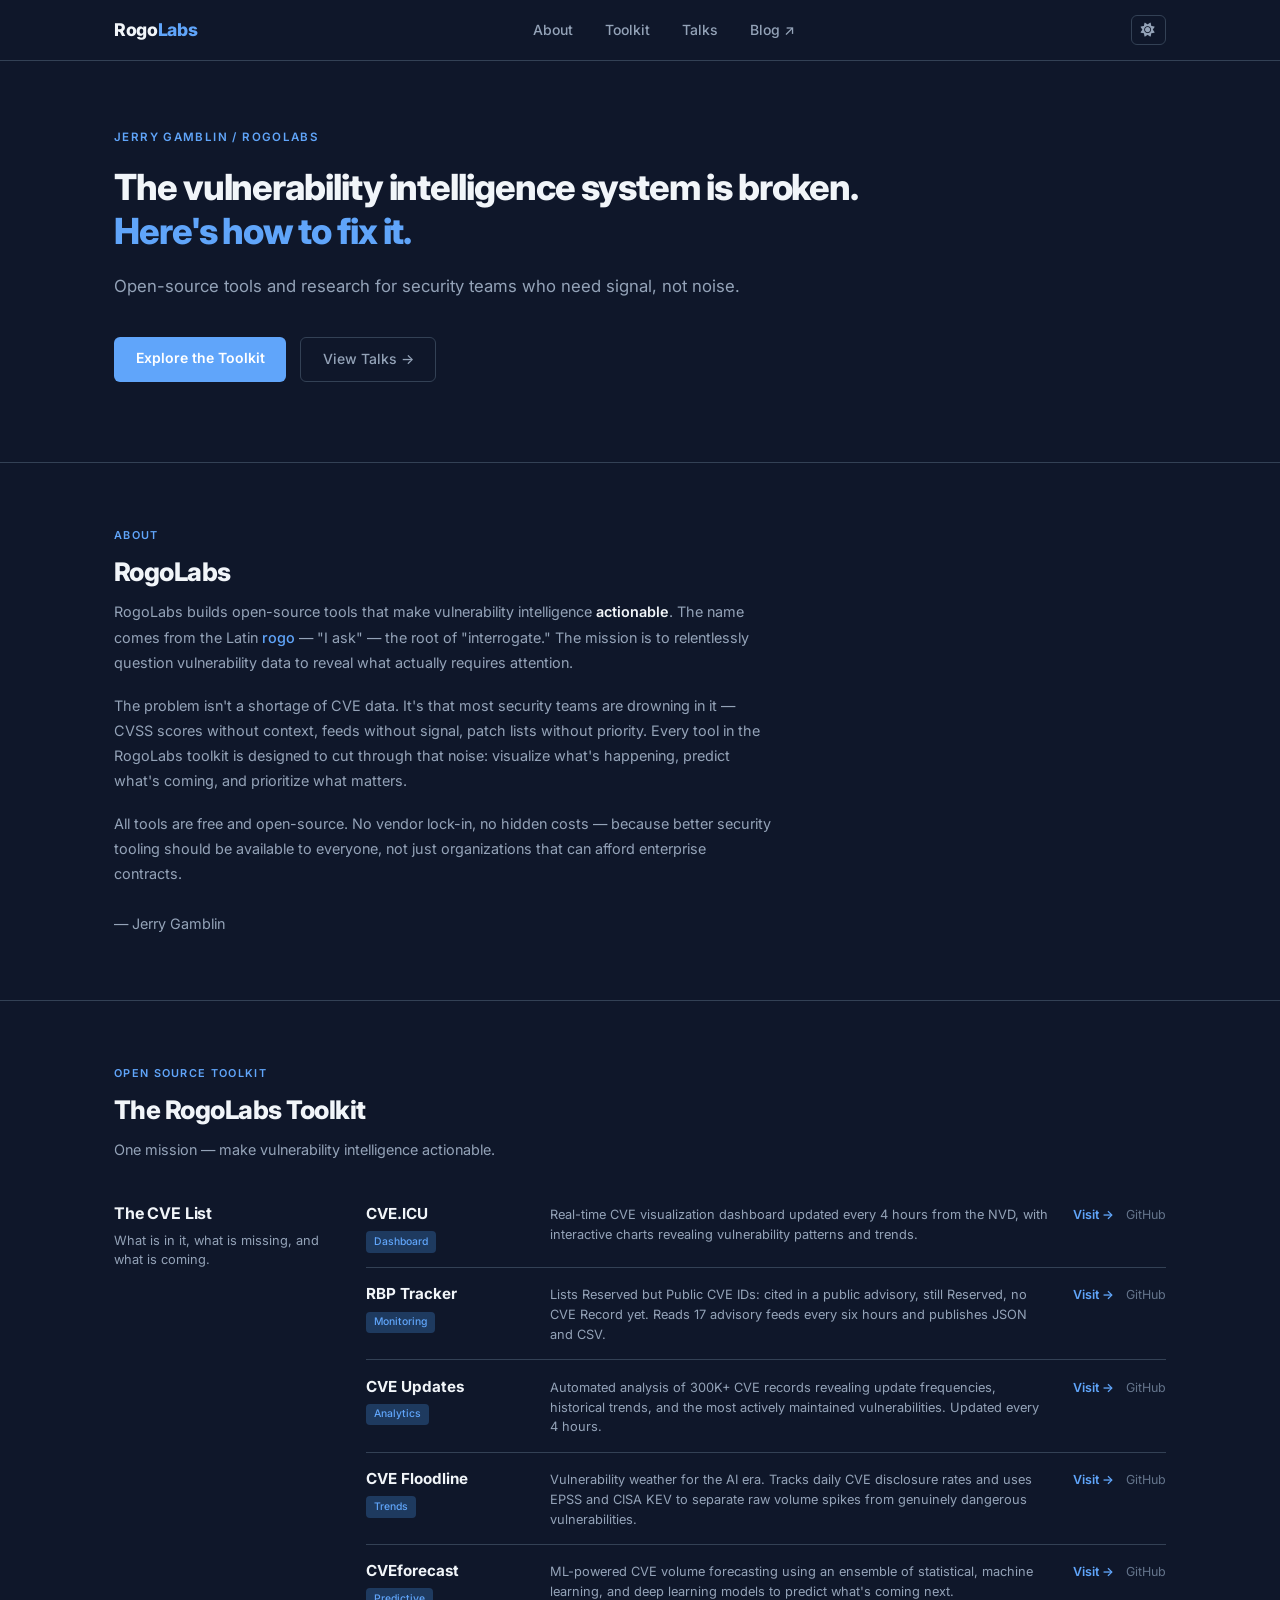
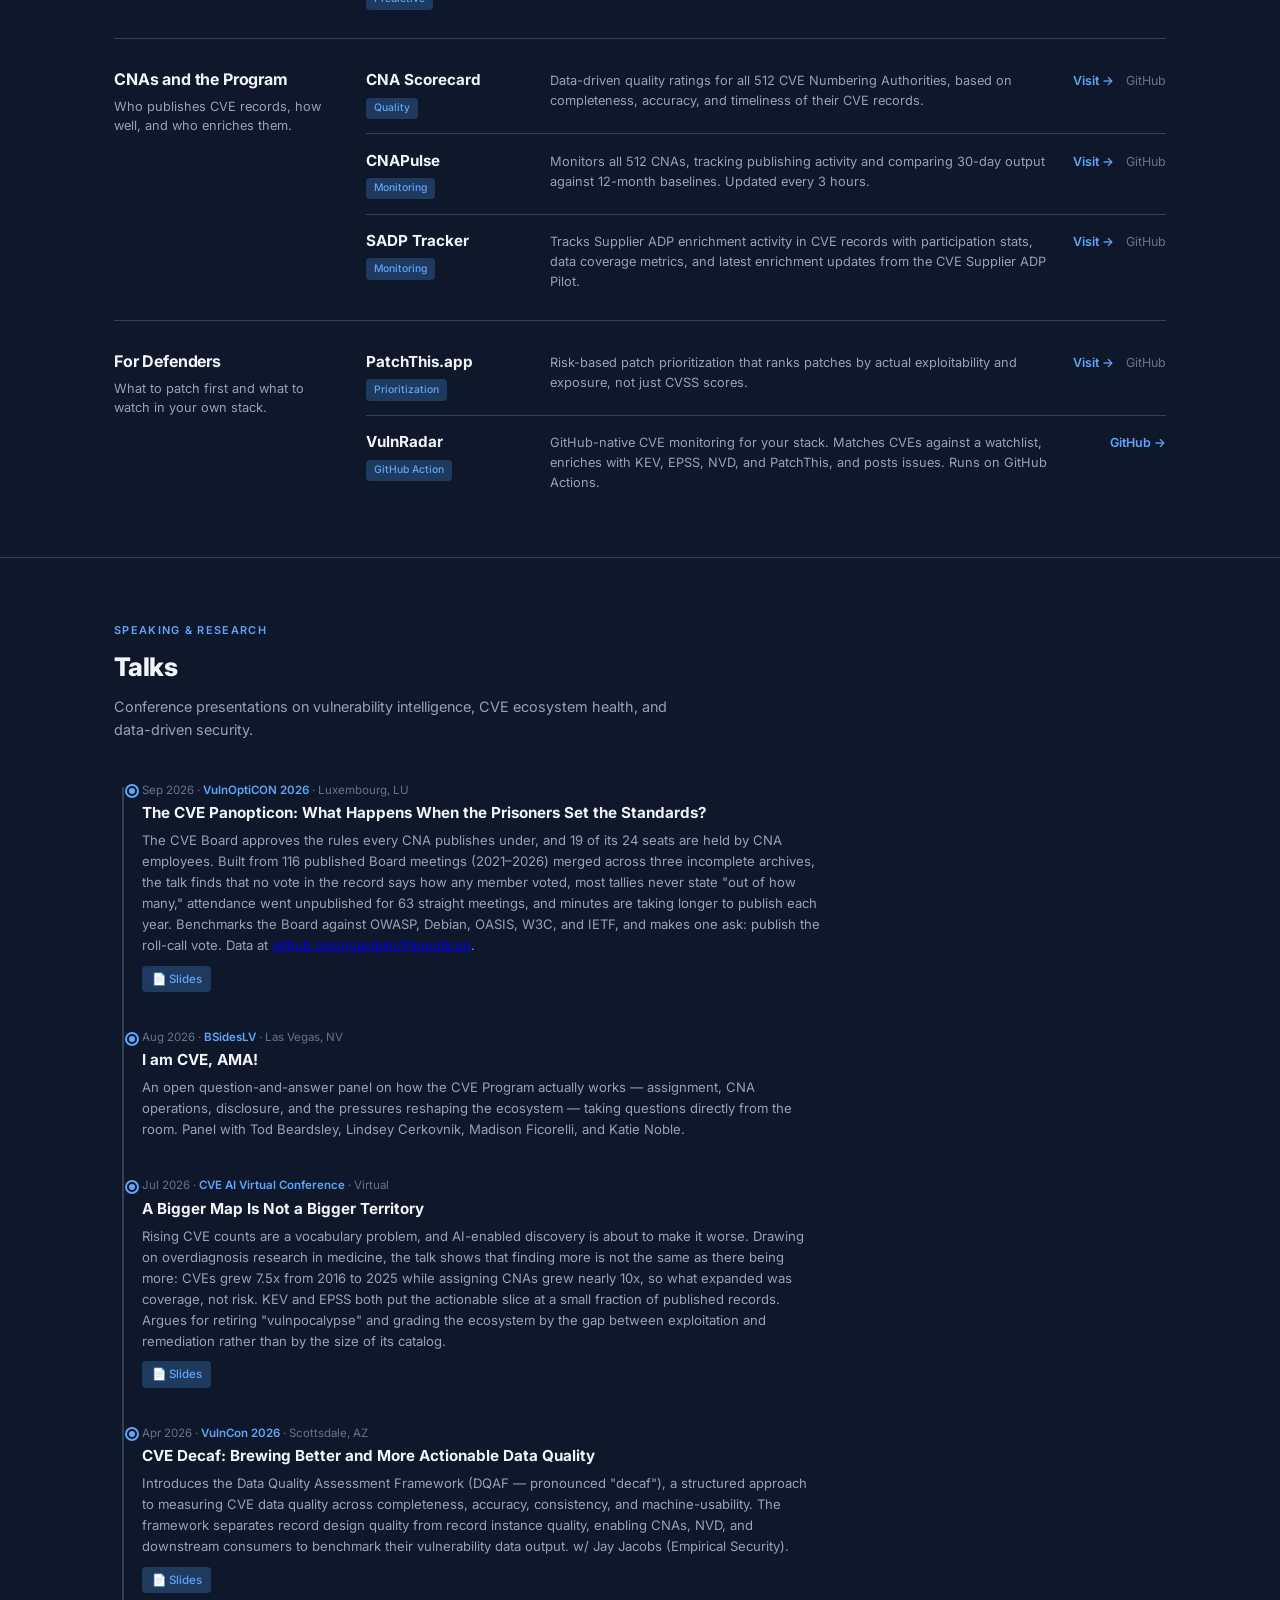
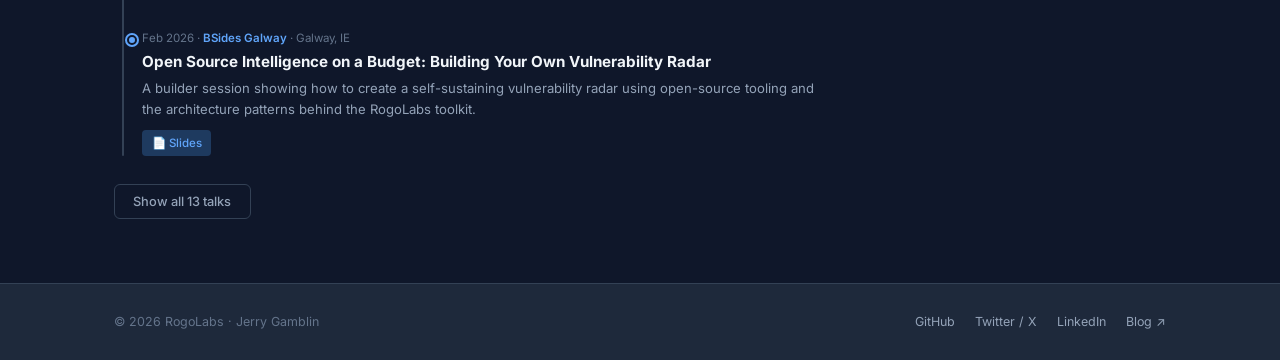
<file: Web/index.html>
<!DOCTYPE html>
<html lang="en">
<head>
    <!-- Google tag (gtag.js) -->
    <script async src="https://www.googletagmanager.com/gtag/js?id=G-RTQZZ4KFCF"></script>
    <script>
      window.dataLayer = window.dataLayer || [];
      function gtag(){dataLayer.push(arguments);}
      gtag('js', new Date());

      gtag('config', 'G-RTQZZ4KFCF');
    </script>

    <meta charset="UTF-8">
    <meta name="viewport" content="width=device-width, initial-scale=1.0">
    <title>RogoLabs – Open Vulnerability Intelligence Tools</title>
    <meta name="description" content="Advanced vulnerability intelligence tools from Jerry Gamblin. Transform CVE chaos into strategic security advantage with CVE.ICU, PatchThis.app, and CNA Scorecard.">
    <meta name="keywords" content="vulnerability intelligence, CVE, EPSS, patch management, cybersecurity, Jerry Gamblin, security research">
    
    <!-- Open Graph / Facebook -->
    <meta property="og:type" content="website">
    <meta property="og:url" content="https://rogolabs.net/">
    <meta property="og:title" content="RogoLabs - See Vulnerabilities Before They See You">
    <meta property="og:description" content="Advanced vulnerability intelligence tools that help security professionals perceive, prioritize, and patch what matters most.">
    <meta property="og:image" content="https://rogolabs.net/og-image.jpg">

    <!-- Twitter -->
    <meta property="twitter:card" content="summary_large_image">
    <meta property="twitter:url" content="https://rogolabs.net/">
    <meta property="twitter:title" content="RogoLabs - See Vulnerabilities Before They See You">
    <meta property="twitter:description" content="Advanced vulnerability intelligence tools that help security professionals perceive, prioritize, and patch what matters most.">
    <meta property="twitter:image" content="https://rogolabs.net/og-image.jpg">
    <meta property="twitter:creator" content="@jgamblin">
    
    <!-- Favicon -->
    <link rel="icon" type="image/svg+xml" href="rogolabs-logo.svg">
    <link rel="apple-touch-icon" sizes="180x180" href="rogolabs-logo-simple.png">
    
    <!-- Canonical URL -->
    <link rel="canonical" href="https://rogolabs.net/">
    
    <!-- Preconnect for performance -->
    <link rel="preconnect" href="https://fonts.googleapis.com">
    <link rel="preconnect" href="https://fonts.gstatic.com" crossorigin>
    <link rel="preconnect" href="https://cdnjs.cloudflare.com">
    <link href="https://fonts.googleapis.com/css2?family=Inter:wght@300;400;500;600;700;800&display=swap" rel="stylesheet">
    <link rel="stylesheet" href="https://cdnjs.cloudflare.com/ajax/libs/font-awesome/6.0.0/css/all.min.css" integrity="sha384-3B6NwesSXE7YJlcLI9RpRqGf2p/EgVH8BgoKTaUrmKNDkHPStTQ3EyoYjCGXaOTS" crossorigin="anonymous" media="print" onload="this.media='all'">
    
    <!-- Modern CSS -->
    <link rel="stylesheet" href="styles.css">
    
    <!-- PWA Manifest -->
    <link rel="manifest" href="manifest.json">
    
    <!-- Modern meta tags -->
    <meta name="theme-color" content="#2563eb">
    <meta name="apple-mobile-web-app-capable" content="yes">
    <meta name="apple-mobile-web-app-status-bar-style" content="default">
    <meta name="apple-mobile-web-app-title" content="RogoLabs">
    <meta name="msapplication-TileColor" content="#2563eb">
    <meta name="msapplication-config" content="browserconfig.xml">
    
    <!-- Resource hints -->
    <link rel="dns-prefetch" href="//github.com">
    <link rel="dns-prefetch" href="//twitter.com">
    <link rel="dns-prefetch" href="//linkedin.com">
    <link rel="preload" href="styles.css" as="style">
    <link rel="preload" href="script.js" as="script">
    
    <!-- Structured Data -->
    <script type="application/ld+json">
    {
      "@context": "https://schema.org",
      "@type": "Person",
            "@id": "https://rogolabs.net/#jerry",
      "name": "Jerry Gamblin",
      "url": "https://rogolabs.net",
      "image": "https://rogolabs.net/jerry-gamblin.jpg",
      "jobTitle": "Vulnerability Intelligence Expert",
      "worksFor": {
        "@type": "Organization",
        "name": "RogoLabs"
      },
      "description": "Cybersecurity professional specializing in vulnerability intelligence and data-driven security solutions",
      "sameAs": [
        "https://twitter.com/jgamblin",
        "https://github.com/jgamblin",
        "https://linkedin.com/in/jerrygamblin",
        "https://jerrygamblin.com"
      ]
    }
    </script>
        <!-- Structured Data: Speaking Events -->
        <script type="application/ld+json">
        {
            "@context": "https://schema.org",
            "@graph": [
                {
                    "@type": "Event",
                    "@id": "https://rogolabs.net/#event-vulnopticon-2026",
                    "name": "The CVE Panopticon: What Happens When the Prisoners Set the Standards?",
                    "startDate": "2026-09-24T10:30+02:00",
                    "endDate": "2026-09-24T11:00+02:00",
                    "eventStatus": "https://schema.org/EventCompleted",
                    "eventAttendanceMode": "https://schema.org/OfflineEventAttendanceMode",
                    "location": {
                        "@type": "Place",
                        "name": "VulnOptiCON 2026, Luxembourg Marriott Hotel Alfa",
                        "address": {
                            "@type": "PostalAddress",
                            "addressLocality": "Luxembourg",
                            "addressCountry": "LU"
                        }
                    },
                    "performer": { "@id": "https://rogolabs.net/#jerry" },
                    "workFeatured": {
                        "@type": "CreativeWork",
                        "name": "The CVE Panopticon Slides",
                        "fileFormat": "application/pdf",
                        "contentUrl": "https://rogolabs.net/Talks/CVE-Panopticon.pdf",
                        "url": "https://rogolabs.net/Talks/CVE-Panopticon.pdf"
                    },
                    "description": "A data-driven look at CVE Board governance built from 116 published Board meetings (2021 to 2026). No published vote records how any member voted, most tallies omit the denominator, and attendance went unpublished for 63 meetings. Compares the Board to OWASP, Debian, and other volunteer technical bodies and asks the Board to publish roll-call votes.",
                    "about": [
                        "CVE Program",
                        "CVE Board Governance",
                        "Transparency",
                        "Vulnerability Management",
                        "Cybersecurity"
                    ],
                    "url": "https://vulnopticon.org/program"
                },
                {
                    "@type": "Event",
                    "@id": "https://rogolabs.net/#event-bsideslv-2026",
                    "name": "I am CVE, AMA!",
                    "startDate": "2026-08-05T12:00-07:00",
                    "endDate": "2026-08-05T12:45-07:00",
                    "eventStatus": "https://schema.org/EventCompleted",
                    "eventAttendanceMode": "https://schema.org/OfflineEventAttendanceMode",
                    "location": {
                        "@type": "Place",
                        "name": "BSidesLV 2026, Tuscany Suites",
                        "address": {
                            "@type": "PostalAddress",
                            "addressLocality": "Las Vegas",
                            "addressRegion": "NV",
                            "addressCountry": "US"
                        }
                    },
                    "performer": [
                        { "@id": "https://rogolabs.net/#jerry" },
                        { "@type": "Person", "name": "Tod Beardsley" },
                        { "@type": "Person", "name": "Lindsey Cerkovnik" },
                        { "@type": "Person", "name": "Madison Ficorelli" },
                        { "@type": "Person", "name": "Katie Noble" }
                    ],
                    "description": "An open question-and-answer panel on how the CVE Program works in practice, covering assignment, CNA operations, disclosure, and the pressures reshaping the vulnerability ecosystem.",
                    "about": [
                        "CVE Program",
                        "Vulnerability Disclosure",
                        "CNA Operations",
                        "Cybersecurity",
                        "Vulnerability Management"
                    ],
                    "url": "https://bsideslv.org/talks"
                },
                {
                    "@type": "Event",
                    "@id": "https://rogolabs.net/#event-cve-ai-conference-2026",
                    "name": "A Bigger Map Is Not a Bigger Territory",
                    "startDate": "2026-07-30",
                    "eventStatus": "https://schema.org/EventScheduled",
                    "eventAttendanceMode": "https://schema.org/OnlineEventAttendanceMode",
                    "location": {
                        "@type": "VirtualLocation",
                        "name": "CVE in an Era of AI-Enabled Vulnerability Discovery",
                        "url": "https://www.cve.org/Media/News/item/blog/2026/07/28/July-30-CVE-AI-Virtual-Conference"
                    },
                    "performer": { "@id": "https://rogolabs.net/#jerry" },
                    "workFeatured": {
                        "@type": "CreativeWork",
                        "name": "A Bigger Map Is Not a Bigger Territory Slides",
                        "fileFormat": "application/pdf",
                        "contentUrl": "https://rogolabs.net/Talks/A-Bigger-Map-8min.pdf",
                        "url": "https://rogolabs.net/Talks/A-Bigger-Map-8min.pdf"
                    },
                    "description": "Rising CVE counts are a vocabulary problem that AI-enabled discovery will amplify. Using overdiagnosis research from medicine, the talk argues that CVE growth reflects expanding reporting coverage rather than more risk, and that the ecosystem should be measured by the gap between exploitation and remediation instead of catalog size.",
                    "about": [
                        "Vulnerability Management",
                        "Cybersecurity",
                        "AI-Enabled Vulnerability Discovery",
                        "CVE Program",
                        "Vulnerability Prioritization"
                    ],
                    "url": "https://www.cve.org/Media/News/item/blog/2026/07/28/July-30-CVE-AI-Virtual-Conference"
                },
                {
                    "@type": "Event",
                    "@id": "https://rogolabs.net/#event-vulncon-2026",
                    "name": "CVE Decaf: Brewing Better and More Actionable Data Quality",
                    "startDate": "2026-04",
                    "eventStatus": "https://schema.org/EventCompleted",
                    "eventAttendanceMode": "https://schema.org/OfflineEventAttendanceMode",
                    "location": {
                        "@type": "Place",
                        "name": "VulnCon 2026",
                        "address": {
                            "@type": "PostalAddress",
                            "addressLocality": "Scottsdale",
                            "addressRegion": "AZ",
                            "addressCountry": "US"
                        }
                    },
                    "performer": { "@id": "https://rogolabs.net/#jerry" },
                    "workFeatured": {
                        "@type": "CreativeWork",
                        "name": "CVE Decaf Slides",
                        "fileFormat": "application/pdf",
                        "contentUrl": "https://rogolabs.net/Talks/CVE-Decaf.pdf",
                        "url": "https://rogolabs.net/Talks/CVE-Decaf.pdf"
                    },
                    "description": "Introduces the Data Quality Assessment Framework (DQAF, pronounced decaf), a structured approach to measuring CVE data quality across completeness, accuracy, consistency, and machine-usability for benchmarking vulnerability data output.",
                    "about": [
                        "Vulnerability Management",
                        "Cybersecurity",
                        "CVE Data Quality",
                        "DQAF",
                        "Vulnerability Reporting"
                    ],
                    "url": "https://www.first.org/conference/vulncon26/"
                },
                {
                    "@type": "Event",
                    "@id": "https://rogolabs.net/#event-bsides-galway-2026",
                    "name": "Open Source Intelligence on a Budget: Building Your Own Vulnerability Radar",
                    "startDate": "2026-02-21",
                    "eventStatus": "https://schema.org/EventCompleted",
                    "eventAttendanceMode": "https://schema.org/OfflineEventAttendanceMode",
                    "location": {
                        "@type": "Place",
                        "name": "BSides Galway 2026",
                        "address": {
                            "@type": "PostalAddress",
                            "addressLocality": "Galway",
                            "addressCountry": "IE"
                        }
                    },
                    "performer": { "@id": "https://rogolabs.net/#jerry" },
                    "workFeatured": {
                        "@type": "CreativeWork",
                        "name": "BSides Galway - Open Source Intelligence on a Budget",
                        "fileFormat": "application/pdf",
                        "contentUrl": "https://rogolabs.net/Talks/BSides-Galway-Open-Source-Intelligence.pdf",
                        "url": "https://rogolabs.net/Talks/BSides-Galway-Open-Source-Intelligence.pdf"
                    },
                    "description": "A builder session showing how to create a self-sustaining vulnerability radar using open-source tooling and architecture patterns behind the RogoLabs suite.",
                    "about": [
                        "Open Source Intelligence",
                        "Vulnerability Intelligence",
                        "Cybersecurity",
                        "Threat Intelligence",
                        "Security Engineering"
                    ],
                    "url": "https://bsidesgalway.com/session-list/"
                },
                {
                    "@type": "Event",
                    "@id": "https://rogolabs.net/#event-blackhat-eu-2025",
                    "name": "The Post-NVD Era: A Call for Global CVE Decentralization",
                    "startDate": "2025-12-08",
                    "endDate": "2025-12-11",
                    "eventStatus": "https://schema.org/EventCompleted",
                    "eventAttendanceMode": "https://schema.org/OfflineEventAttendanceMode",
                    "location": {
                        "@type": "Place",
                        "name": "ExCeL London",
                        "address": {
                            "@type": "PostalAddress",
                            "addressLocality": "London",
                            "addressCountry": "GB"
                        }
                    },
                    "performer": { "@id": "https://rogolabs.net/#jerry" },
                    "description": "Examining the critical need for CVE ecosystem decentralization in response to NVD challenges, exploring global alternatives and pathways toward a more resilient, distributed vulnerability intelligence infrastructure.",
                    "about": [
                        "Vulnerability Management",
                        "Cybersecurity",
                        "CVE Decentralization",
                        "NVD Alternatives",
                        "Global Threat Intelligence"
                    ],
                    "url": "https://blackhat.com/eu-25/briefings/schedule/#the-post-nvd-era-a-call-for-global-cve-decentralization-49430"
                },
                {
                    "@type": "Event",
                    "@id": "https://rogolabs.net/#event-bsides-munich-2025",
                    "name": "Navigating the Volatile Vulnerability Landscape",
                    "startDate": "2025-11-17",
                    "eventStatus": "https://schema.org/EventCompleted",
                    "eventAttendanceMode": "https://schema.org/OfflineEventAttendanceMode",
                    "location": {
                        "@type": "Place",
                        "name": "The Westin Grand Munich",
                        "address": {
                            "@type": "PostalAddress",
                            "streetAddress": "Arabellastraße 6",
                            "postalCode": "81925",
                            "addressLocality": "München",
                            "addressCountry": "DE"
                        }
                    },
                    "performer": { "@id": "https://rogolabs.net/#jerry" },
                    "workFeatured": {
                        "@type": "CreativeWork",
                        "name": "Navigating the Volatile Vulnerability Landscape - BSides Munich",
                        "fileFormat": "application/pdf",
                        "contentUrl": "https://rogolabs.net/Talks/Navigating-the-Volatile-Vulnerability-Landscape.pdf",
                        "url": "https://rogolabs.net/Talks/Navigating-the-Volatile-Vulnerability-Landscape.pdf"
                    },
                    "description": "Analysis of strain in global vulnerability disclosure (CVE funding challenges, NVD backlog) and strategies for resilient, diversified vulnerability intelligence using emerging alternative sources.",
                    "about": [
                        "Vulnerability Management",
                        "Cybersecurity",
                        "CVE Program",
                        "NVD Backlog",
                        "Threat Intelligence"
                    ],
                    "url": "https://2025.bsidesmunich.org/talks/001_navigating-the-volatile-vulnerability-landscape-strategies-for-resilience/"
                },
                {
                    "@type": "Event",
                    "@id": "https://rogolabs.net/#event-bsides-newcastle-2025",
                    "name": "Navigating the CVE Crisis",
                    "startDate": "2025-09-27",
                    "eventStatus": "https://schema.org/EventCompleted",
                    "eventAttendanceMode": "https://schema.org/OfflineEventAttendanceMode",
                    "location": {
                        "@type": "Place",
                        "name": "BSides Newcastle 2025",
                        "address": {
                            "@type": "PostalAddress",
                            "addressLocality": "Newcastle upon Tyne",
                            "addressCountry": "GB"
                        }
                    },
                    "performer": { "@id": "https://rogolabs.net/#jerry" },
                    "workFeatured": {
                        "@type": "CreativeWork",
                        "name": "Navigating the CVE Crisis",
                        "fileFormat": "application/pdf",
                        "contentUrl": "https://rogolabs.net/Talks/Navigating-the-CVE-Crisis.pdf",
                        "url": "https://rogolabs.net/Talks/Navigating-the-CVE-Crisis.pdf"
                    },
                    "description": "This presentation addresses the 'Perfect Storm' challenging the vulnerability disclosure ecosystem, detailing the critical issues of the CVE funding crisis and the resultant NVD backlogs, where over 25,000 vulnerabilities face an average delay of 120+ days in enrichment and scoring.",
                    "about": [
                        "Vulnerability Management",
                        "Cybersecurity",
                        "CVE Crisis",
                        "NVD Backlog",
                        "Threat Intelligence"
                    ],
                    "url": "https://www.bsidesnewcastle.org/"
                },
                {
                    "@type": "Event",
                    "@id": "https://rogolabs.net/#event-vuln4cast-2025",
                    "name": "A Time Series Approach to Predicting CVE Volume",
                    "startDate": "2025-09-25",
                    "eventStatus": "https://schema.org/EventCompleted",
                    "eventAttendanceMode": "https://schema.org/OfflineEventAttendanceMode",
                    "location": {
                        "@type": "Place",
                        "name": "Vulnerability Forecasting Technical Colloquium (Vuln4cast 2025) – Darwin College",
                        "address": {
                            "@type": "PostalAddress",
                            "addressLocality": "Cambridge",
                            "addressCountry": "GB"
                        }
                    },
                        "performer": { "@id": "https://rogolabs.net/#jerry" },
                        "workFeatured": {
                            "@type": "CreativeWork",
                            "name": "A Time Series Approach to Predicting CVE Volume",
                            "fileFormat": "application/pdf",
                            "contentUrl": "https://rogolabs.net/Talks/A-Time-Series-Approach-to-Predicting-CVE-Volume.pdf",
                            "url": "https://rogolabs.net/Talks/A-Time-Series-Approach-to-Predicting-CVE-Volume.pdf"
                        },
                        "description": "Introduces CVEforecast.org, outlining the accelerating CVE volume problem and an ensemble approach (statistical, ML, deep learning, CNA-specific forecasting) to shift vulnerability management from reactive response to predictive planning.",
                        "about": [
                            "Vulnerability Forecasting",
                            "Machine Learning",
                            "Predictive Analytics",
                            "Time Series Analysis",
                            "Cybersecurity"
                        ]
                },
                {
                    "@type": "Event",
                    "@id": "https://rogolabs.net/#event-defcon-33-2025",
                    "name": "CVE Crisis: State of the Vulnerability Disclosure Landscape",
                    "startDate": "2025-08-07",
                    "endDate": "2025-08-10",
                    "eventStatus": "https://schema.org/EventCompleted",
                    "eventAttendanceMode": "https://schema.org/OfflineEventAttendanceMode",
                    "location": {
                        "@type": "Place",
                        "name": "AppSec Village at DEF CON 33",
                        "address": {
                            "@type": "PostalAddress",
                            "addressLocality": "Las Vegas",
                            "addressRegion": "NV",
                            "addressCountry": "US"
                        }
                    },
                    "performer": { "@id": "https://rogolabs.net/#jerry" },
                    "workFeatured": {
                        "@type": "CreativeWork",
                        "name": "CVE Crisis: State of the Vulnerability Disclosure Landscape (Slides)",
                        "fileFormat": "application/pdf",
                        "contentUrl": "https://rogolabs.net/Talks/CVE-Crisis-Post-NVD-Monolith-Era.pdf",
                        "url": "https://rogolabs.net/Talks/CVE-Crisis-Post-NVD-Monolith-Era.pdf"
                    },
                    "description": "State-of-the-landscape analysis covering NVD backlog dynamics, CVE program funding stress, assignment consistency, and comparative emergence of alternative/global vulnerability data sources and their operational impact.",
                    "about": [
                        "Vulnerability Management",
                        "Cybersecurity",
                        "CVE Program",
                        "NVD Backlog",
                        "Threat Intelligence"
                    ] 
                },
                {
                    "@type": "Event",
                    "@id": "https://rogolabs.net/#event-bsideslv-2025",
                    "name": "The Art of Concealment: CVE's Challenge with Transparency",
                    "startDate": "2025-08-05",
                    "eventStatus": "https://schema.org/EventCompleted",
                    "eventAttendanceMode": "https://schema.org/OfflineEventAttendanceMode",
                    "location": {
                        "@type": "Place",
                        "name": "BSidesLV 2025",
                        "address": {
                            "@type": "PostalAddress",
                            "addressLocality": "Las Vegas",
                            "addressRegion": "NV",
                            "addressCountry": "US"
                        }
                    },
                    "performer": { "@id": "https://rogolabs.net/#jerry" },
                    "description": "Exploration of transparency gaps in CVE processes and their impact on vulnerability ecosystem trust and efficiency.",
                    "about": [
                        "Vulnerability Management",
                        "Cybersecurity",
                        "CVE Transparency",
                        "Vulnerability Disclosure",
                        "Trust in Security"
                    ],
                    "workFeatured": {
                        "@type": "CreativeWork",
                        "name": "The Art of Concealment: CVE's Challenge with Transparency (Slides)",
                        "fileFormat": "application/pdf",
                        "contentUrl": "https://rogolabs.net/Talks/The-Art-of-Concealment.pdf",
                        "url": "https://rogolabs.net/Talks/The-Art-of-Concealment.pdf"
                    }
                },
                {
                    "@type": "Event",
                    "@id": "https://rogolabs.net/#event-vulncon-2025",
                    "name": "The Quality Imperative for CVEs",
                    "startDate": "2025-04-07",
                    "eventStatus": "https://schema.org/EventCompleted",
                    "eventAttendanceMode": "https://schema.org/OfflineEventAttendanceMode",
                    "location": {
                        "@type": "Place",
                        "name": "VulnCon 2025 - McKimmon Center",
                        "address": {
                            "@type": "PostalAddress",
                            "addressLocality": "Raleigh",
                            "addressRegion": "NC",
                            "addressCountry": "US"
                        }
                    },
                    "performer": { "@id": "https://rogolabs.net/#jerry" },
                    "description": "Presentation examining empirical CNA performance gaps and methods to raise vulnerability reporting quality across the ecosystem.",
                    "about": [
                        "Vulnerability Management",
                        "Cybersecurity",
                        "CNA Performance",
                        "Quality Assurance",
                        "Vulnerability Reporting"
                    ]
                },
                {
                    "@type": "Event",
                    "@id": "https://rogolabs.net/#event-defcon-32-2024",
                    "name": "Using EPSS for Better Vulnerability Management",
                    "startDate": "2024-08-11",
                    "eventStatus": "https://schema.org/EventCompleted",
                    "eventAttendanceMode": "https://schema.org/OfflineEventAttendanceMode",
                    "location": {
                        "@type": "Place",
                        "name": "AppSec Village at DEFCON 32",
                        "address": {
                            "@type": "PostalAddress",
                            "addressLocality": "Las Vegas",
                            "addressRegion": "NV",
                            "addressCountry": "US"
                        }
                    },
                    "performer": { "@id": "https://rogolabs.net/#jerry" },
                    "description": "Case studies on operationalizing EPSS to reduce patch workload while preserving risk coverage.",
                    "about": [
                        "Vulnerability Management",
                        "Cybersecurity",
                        "EPSS",
                        "Patch Management",
                        "Risk Assessment"
                    ],
                    "workFeatured": {
                        "@type": "CreativeWork",
                        "name": "Using EPSS for Better Vulnerability Management (Recording)",
                        "url": "https://www.youtube.com/watch?v=Lgv11FoNa3w"
                    }
                }
            ]
        }
        </script>
        <!-- Structured Data: Software Projects -->
        <script type="application/ld+json">
        {
            "@context": "https://schema.org",
            "@type": "ItemList",
            "name": "RogoLabs Vulnerability Intelligence Tools",
            "itemListElement": [
                {
                    "@type": "ListItem",
                    "position": 1,
                    "item": {
                        "@type": "SoftwareApplication",
                        "name": "CVE.ICU",
                        "url": "https://cve.icu",
                        "applicationCategory": "SecurityApplication",
                        "operatingSystem": "Web",
                        "description": "Real-time CVE visualization dashboard updated every 4 hours from the NVD, with interactive charts that reveal vulnerability patterns and emerging trends in the threat landscape.",
                        "author": { "@type": "Person", "name": "Jerry Gamblin", "@id": "https://rogolabs.net/#jerry" },
                        "codeRepository": "https://github.com/jgamblin/cve.icu"
                    }
                },
                {
                    "@type": "ListItem",
                    "position": 2,
                    "item": {
                        "@type": "SoftwareApplication",
                        "name": "RBP Tracker",
                        "url": "https://rbptracker.org",
                        "applicationCategory": "SecurityApplication",
                        "operatingSystem": "Web",
                        "description": "Lists Reserved but Public CVE IDs: IDs still Reserved in the CVE List but already cited in a public advisory, with no published CVE Record. Reads 17 public advisory feeds every six hours, holds each ID a week before listing it, and publishes JSON and CSV.",
                        "author": { "@type": "Person", "name": "Jerry Gamblin", "@id": "https://rogolabs.net/#jerry" },
                        "codeRepository": "https://github.com/RogoLabs/RBP"
                    }
                },
                {
                    "@type": "ListItem",
                    "position": 3,
                    "item": {
                        "@type": "SoftwareApplication",
                        "name": "CVE Updates",
                        "url": "https://rogolabs.github.io/CVE-Updates/",
                        "applicationCategory": "SecurityApplication",
                        "operatingSystem": "Web",
                        "description": "Automated analysis of 300K+ CVE records revealing update frequencies, historical trends, and the most actively maintained vulnerabilities. Updated every 4 hours with interactive visualizations and comprehensive statistics.",
                        "author": { "@type": "Person", "name": "Jerry Gamblin", "@id": "https://rogolabs.net/#jerry" },
                        "codeRepository": "https://github.com/RogoLabs/CVE-Updates"
                    }
                },
                {
                    "@type": "ListItem",
                    "position": 4,
                    "item": {
                        "@type": "SoftwareApplication",
                        "name": "CVE Floodline",
                        "url": "https://cvefloodline.org",
                        "applicationCategory": "SecurityApplication",
                        "operatingSystem": "Web",
                        "description": "Vulnerability weather for the AI era. Tracks daily CVE disclosure rates and projected annual volume, then uses EPSS scoring and CISA KEV confirmation to measure what share of the surge is genuinely dangerous versus inflated disclosure numbers.",
                        "author": { "@type": "Person", "name": "Jerry Gamblin", "@id": "https://rogolabs.net/#jerry" },
                        "codeRepository": "https://github.com/RogoLabs/cvefloodline.org"
                    }
                },
                {
                    "@type": "ListItem",
                    "position": 5,
                    "item": {
                        "@type": "SoftwareApplication",
                        "name": "CVEforecast",
                        "url": "https://cveforecast.org",
                        "applicationCategory": "SecurityApplication",
                        "operatingSystem": "Web",
                        "description": "Advanced predictive analytics that forecast vulnerability trends and emerging threat patterns using machine learning-powered insights to help security teams prepare for what's coming next in the threat landscape.",
                        "author": { "@type": "Person", "name": "Jerry Gamblin", "@id": "https://rogolabs.net/#jerry" },
                        "codeRepository": "https://github.com/rogolabs/CVEforecast"
                    }
                },
                {
                    "@type": "ListItem",
                    "position": 6,
                    "item": {
                        "@type": "SoftwareApplication",
                        "name": "CNA Scorecard",
                        "url": "https://cnascorecard.org",
                        "applicationCategory": "SecurityApplication",
                        "operatingSystem": "Web",
                        "description": "Data-driven quality ratings for every CVE Numbering Authority, enabling security teams to focus on reliable vulnerability intelligence and avoid inconsistent, low-quality reports.",
                        "author": { "@type": "Person", "name": "Jerry Gamblin", "@id": "https://rogolabs.net/#jerry" },
                        "codeRepository": "https://github.com/jgamblin/CNAScoreCard"
                    }
                },
                {
                    "@type": "ListItem",
                    "position": 7,
                    "item": {
                        "@type": "SoftwareApplication",
                        "name": "CNAPulse",
                        "url": "https://cnapulse.org",
                        "applicationCategory": "SecurityApplication",
                        "operatingSystem": "Web",
                        "description": "Monitors all 512 CVE Numbering Authorities, tracking publishing activity and comparing 30-day activity against 12-month baselines to identify growth, decline, and inactivity patterns. Updated every 3 hours with searchable, sortable dashboards.",
                        "author": { "@type": "Person", "name": "Jerry Gamblin", "@id": "https://rogolabs.net/#jerry" },
                        "codeRepository": "https://github.com/RogoLabs/CNAPulse"
                    }
                },
                {
                    "@type": "ListItem",
                    "position": 8,
                    "item": {
                        "@type": "SoftwareApplication",
                        "name": "SADP Tracker",
                        "url": "https://rogolabs.github.io/SADP-Tracker/index.html",
                        "applicationCategory": "SecurityApplication",
                        "operatingSystem": "Web",
                        "description": "Static dashboard for tracking Supplier ADP enrichment activity in CVE records, including supplier participation, coverage metrics, and latest enrichment updates from the CVE Supplier ADP Pilot.",
                        "author": { "@type": "Person", "name": "Jerry Gamblin", "@id": "https://rogolabs.net/#jerry" },
                        "codeRepository": "https://github.com/RogoLabs/SADP-Tracker"
                    }
                },
                {
                    "@type": "ListItem",
                    "position": 9,
                    "item": {
                        "@type": "SoftwareApplication",
                        "name": "PatchThis.app",
                        "url": "https://patchthis.app",
                        "applicationCategory": "SecurityApplication",
                        "operatingSystem": "Web",
                        "description": "Risk-based patch prioritization tool that automatically prioritizes critical patches based on actual risk to your systems, dramatically reducing patch workload while maintaining complete security coverage.",
                        "author": { "@type": "Person", "name": "Jerry Gamblin", "@id": "https://rogolabs.net/#jerry" },
                        "codeRepository": "https://github.com/jgamblin/patchthisapp"
                    }
                },
                {
                    "@type": "ListItem",
                    "position": 10,
                    "item": {
                        "@type": "SoftwareApplication",
                        "name": "VulnRadar",
                        "url": "https://github.com/RogoLabs/VulnRadar",
                        "applicationCategory": "SecurityApplication",
                        "operatingSystem": "Web",
                        "description": "GitHub-native CVE monitoring that matches your stack via a watchlist and produces a clean Markdown dashboard and issues. Runs on GitHub Actions with KEV, EPSS, NVD, and PatchThis enrichment plus optional chat notifications.",
                        "author": { "@type": "Person", "name": "Jerry Gamblin", "@id": "https://rogolabs.net/#jerry" },
                        "codeRepository": "https://github.com/RogoLabs/VulnRadar"
                    }
                }
            ]
        }
        </script>
</head>
<body>
    <!-- Skip to content link for accessibility -->
    <a href="#main" class="skip-link sr-only">Skip to main content</a>

    <!-- Header / Nav -->
    <header>
        <div class="container">
            <nav aria-label="Main navigation">
                <a href="#" class="logo">
                    <span class="logo-rogo">Rogo</span><span class="logo-labs">Labs</span>
                </a>
                <div class="nav-links" id="navLinks">
                    <a href="#about">About</a>
                    <a href="#toolkit">Toolkit</a>
                    <a href="#talks">Talks</a>
                    <a href="https://jerrygamblin.com" target="_blank" rel="noopener noreferrer">Blog ↗</a>
                </div>
                <div class="header-controls">
                    <button class="theme-toggle" id="themeToggle" aria-label="Toggle dark mode">
                        <i class="fas fa-moon" id="themeIcon"></i>
                    </button>
                    <button class="mobile-menu-btn" id="mobileMenuBtn" aria-label="Toggle mobile menu" aria-expanded="false">
                        <i class="fas fa-bars" aria-hidden="true"></i>
                    </button>
                </div>
            </nav>
        </div>
    </header>

    <main id="main">

        <!-- Hero -->
        <section class="hero" aria-labelledby="hero-heading">
            <div class="container">
                <div class="hero-eyebrow">Jerry Gamblin / RogoLabs</div>
                <h1 id="hero-heading">
                    The vulnerability intelligence system is broken.<br>
                    <span class="accent">Here's how to fix it.</span>
                </h1>
                <p class="hero-sub">Open-source tools and research for security teams who need signal, not noise.</p>
                <div class="hero-actions">
                    <a href="#toolkit" class="btn">Explore the Toolkit</a>
                    <a href="#talks" class="btn-ghost">View Talks →</a>
                </div>
            </div>
        </section>

        <!-- About -->
        <section id="about" class="section" aria-labelledby="about-heading">
            <div class="container">
                <div class="section-label">About</div>
                <h2 class="section-title" id="about-heading">RogoLabs</h2>
                <div class="about-text">
                    <p>RogoLabs builds open-source tools that make vulnerability intelligence <strong>actionable</strong>. The name comes from the Latin <em>rogo</em> — "I ask" — the root of "interrogate." The mission is to relentlessly question vulnerability data to reveal what actually requires attention.</p>
                    <p>The problem isn't a shortage of CVE data. It's that most security teams are drowning in it — CVSS scores without context, feeds without signal, patch lists without priority. Every tool in the RogoLabs toolkit is designed to cut through that noise: visualize what's happening, predict what's coming, and prioritize what matters.</p>
                    <p>All tools are free and open-source. No vendor lock-in, no hidden costs — because better security tooling should be available to everyone, not just organizations that can afford enterprise contracts.</p>
                    <p class="about-sig">— Jerry Gamblin</p>
                </div>
            </div>
        </section>

        <!-- Toolkit -->
        <section id="toolkit" class="section" aria-labelledby="toolkit-heading">
            <div class="container">
                <div class="section-label">Open Source Toolkit</div>
                <h2 class="section-title" id="toolkit-heading">The RogoLabs Toolkit</h2>
                <p class="section-sub">One mission — make vulnerability intelligence actionable.</p>

                <div class="toolkit">

                    <div class="tool-group">
                        <div class="tool-group-head">
                            <h3 class="tool-group-title">The CVE List</h3>
                            <p class="tool-group-sub">What is in it, what is missing, and what is coming.</p>
                        </div>
                        <ul class="tool-list">
                            <li class="tool-row">
                                <div class="tool-head">
                                    <h4 class="tool-name">CVE.ICU</h4>
                                    <span class="tool-tag">Dashboard</span>
                                </div>
                                <p class="tool-desc">Real-time CVE visualization dashboard updated every 4 hours from the NVD, with interactive charts revealing vulnerability patterns and trends.</p>
                                <div class="tool-links">
                                    <a href="https://cve.icu" target="_blank" rel="noopener noreferrer" class="tool-link">Visit →</a>
                                    <a href="https://github.com/jgamblin/cve.icu" target="_blank" rel="noopener noreferrer" class="tool-link-gh">GitHub</a>
                                </div>
                            </li>
                            <li class="tool-row">
                                <div class="tool-head">
                                    <h4 class="tool-name">RBP Tracker</h4>
                                    <span class="tool-tag">Monitoring</span>
                                </div>
                                <p class="tool-desc">Lists Reserved but Public CVE IDs: cited in a public advisory, still Reserved, no CVE Record yet. Reads 17 advisory feeds every six hours and publishes JSON and CSV.</p>
                                <div class="tool-links">
                                    <a href="https://rbptracker.org" target="_blank" rel="noopener noreferrer" class="tool-link">Visit →</a>
                                    <a href="https://github.com/RogoLabs/RBP" target="_blank" rel="noopener noreferrer" class="tool-link-gh">GitHub</a>
                                </div>
                            </li>
                            <li class="tool-row">
                                <div class="tool-head">
                                    <h4 class="tool-name">CVE Updates</h4>
                                    <span class="tool-tag">Analytics</span>
                                </div>
                                <p class="tool-desc">Automated analysis of 300K+ CVE records revealing update frequencies, historical trends, and the most actively maintained vulnerabilities. Updated every 4 hours.</p>
                                <div class="tool-links">
                                    <a href="https://rogolabs.github.io/CVE-Updates/" target="_blank" rel="noopener noreferrer" class="tool-link">Visit →</a>
                                    <a href="https://github.com/RogoLabs/CVE-Updates" target="_blank" rel="noopener noreferrer" class="tool-link-gh">GitHub</a>
                                </div>
                            </li>
                            <li class="tool-row">
                                <div class="tool-head">
                                    <h4 class="tool-name">CVE Floodline</h4>
                                    <span class="tool-tag">Trends</span>
                                </div>
                                <p class="tool-desc">Vulnerability weather for the AI era. Tracks daily CVE disclosure rates and uses EPSS and CISA KEV to separate raw volume spikes from genuinely dangerous vulnerabilities.</p>
                                <div class="tool-links">
                                    <a href="https://cvefloodline.org" target="_blank" rel="noopener noreferrer" class="tool-link">Visit →</a>
                                    <a href="https://github.com/RogoLabs/cvefloodline.org" target="_blank" rel="noopener noreferrer" class="tool-link-gh">GitHub</a>
                                </div>
                            </li>
                            <li class="tool-row">
                                <div class="tool-head">
                                    <h4 class="tool-name">CVEforecast</h4>
                                    <span class="tool-tag">Predictive</span>
                                </div>
                                <p class="tool-desc">ML-powered CVE volume forecasting using an ensemble of statistical, machine learning, and deep learning models to predict what's coming next.</p>
                                <div class="tool-links">
                                    <a href="https://cveforecast.org" target="_blank" rel="noopener noreferrer" class="tool-link">Visit →</a>
                                    <a href="https://github.com/rogolabs/CVEforecast" target="_blank" rel="noopener noreferrer" class="tool-link-gh">GitHub</a>
                                </div>
                            </li>
                        </ul>
                    </div>

                    <div class="tool-group">
                        <div class="tool-group-head">
                            <h3 class="tool-group-title">CNAs and the Program</h3>
                            <p class="tool-group-sub">Who publishes CVE records, how well, and who enriches them.</p>
                        </div>
                        <ul class="tool-list">
                            <li class="tool-row">
                                <div class="tool-head">
                                    <h4 class="tool-name">CNA Scorecard</h4>
                                    <span class="tool-tag">Quality</span>
                                </div>
                                <p class="tool-desc">Data-driven quality ratings for all 512 CVE Numbering Authorities, based on completeness, accuracy, and timeliness of their CVE records.</p>
                                <div class="tool-links">
                                    <a href="https://cnascorecard.org" target="_blank" rel="noopener noreferrer" class="tool-link">Visit →</a>
                                    <a href="https://github.com/jgamblin/CNAScoreCard" target="_blank" rel="noopener noreferrer" class="tool-link-gh">GitHub</a>
                                </div>
                            </li>
                            <li class="tool-row">
                                <div class="tool-head">
                                    <h4 class="tool-name">CNAPulse</h4>
                                    <span class="tool-tag">Monitoring</span>
                                </div>
                                <p class="tool-desc">Monitors all 512 CNAs, tracking publishing activity and comparing 30-day output against 12-month baselines. Updated every 3 hours.</p>
                                <div class="tool-links">
                                    <a href="https://cnapulse.org" target="_blank" rel="noopener noreferrer" class="tool-link">Visit →</a>
                                    <a href="https://github.com/RogoLabs/CNAPulse" target="_blank" rel="noopener noreferrer" class="tool-link-gh">GitHub</a>
                                </div>
                            </li>
                            <li class="tool-row">
                                <div class="tool-head">
                                    <h4 class="tool-name">SADP Tracker</h4>
                                    <span class="tool-tag">Monitoring</span>
                                </div>
                                <p class="tool-desc">Tracks Supplier ADP enrichment activity in CVE records with participation stats, data coverage metrics, and latest enrichment updates from the CVE Supplier ADP Pilot.</p>
                                <div class="tool-links">
                                    <a href="https://rogolabs.github.io/SADP-Tracker/index.html" target="_blank" rel="noopener noreferrer" class="tool-link">Visit →</a>
                                    <a href="https://github.com/RogoLabs/SADP-Tracker" target="_blank" rel="noopener noreferrer" class="tool-link-gh">GitHub</a>
                                </div>
                            </li>
                        </ul>
                    </div>

                    <div class="tool-group">
                        <div class="tool-group-head">
                            <h3 class="tool-group-title">For Defenders</h3>
                            <p class="tool-group-sub">What to patch first and what to watch in your own stack.</p>
                        </div>
                        <ul class="tool-list">
                            <li class="tool-row">
                                <div class="tool-head">
                                    <h4 class="tool-name">PatchThis.app</h4>
                                    <span class="tool-tag">Prioritization</span>
                                </div>
                                <p class="tool-desc">Risk-based patch prioritization that ranks patches by actual exploitability and exposure, not just CVSS scores.</p>
                                <div class="tool-links">
                                    <a href="https://patchthis.app" target="_blank" rel="noopener noreferrer" class="tool-link">Visit →</a>
                                    <a href="https://github.com/jgamblin/patchthisapp" target="_blank" rel="noopener noreferrer" class="tool-link-gh">GitHub</a>
                                </div>
                            </li>
                            <li class="tool-row">
                                <div class="tool-head">
                                    <h4 class="tool-name">VulnRadar</h4>
                                    <span class="tool-tag">GitHub Action</span>
                                </div>
                                <p class="tool-desc">GitHub-native CVE monitoring for your stack. Matches CVEs against a watchlist, enriches with KEV, EPSS, NVD, and PatchThis, and posts issues. Runs on GitHub Actions.</p>
                                <div class="tool-links">
                                    <a href="https://github.com/RogoLabs/VulnRadar" target="_blank" rel="noopener noreferrer" class="tool-link">GitHub →</a>
                                </div>
                            </li>
                        </ul>
                    </div>

                </div>
            </div>
        </section>

        <!-- Talks -->
        <section id="talks" class="section" aria-labelledby="talks-heading">
            <div class="container">
                <div class="section-label">Speaking &amp; Research</div>
                <h2 class="section-title" id="talks-heading">Talks</h2>
                <p class="section-sub">Conference presentations on vulnerability intelligence, CVE ecosystem health, and data-driven security.</p>

                <div class="timeline" id="talks-timeline">

                    <div class="talk-item">
                        <div class="talk-meta">Sep 2026 · <a href="https://vulnopticon.org/program" target="_blank" rel="noopener noreferrer" class="talk-venue">VulnOptiCON 2026</a> · Luxembourg, LU</div>
                        <div class="talk-title">The CVE Panopticon: What Happens When the Prisoners Set the Standards?</div>
                        <p class="talk-abstract">The CVE Board approves the rules every CNA publishes under, and 19 of its 24 seats are held by CNA employees. Built from 116 published Board meetings (2021–2026) merged across three incomplete archives, the talk finds that no vote in the record says how any member voted, most tallies never state "out of how many," attendance went unpublished for 63 straight meetings, and minutes are taking longer to publish each year. Benchmarks the Board against OWASP, Debian, OASIS, W3C, and IETF, and makes one ask: publish the roll-call vote. Data at <a href="https://github.com/jgamblin/Panopticon" target="_blank" rel="noopener noreferrer">github.com/jgamblin/Panopticon</a>.</p>
                        <div class="talk-links">
                            <a href="Talks/CVE-Panopticon.pdf" target="_blank" rel="noopener noreferrer" class="talk-link">📄 Slides</a>
                        </div>
                    </div>

                    <div class="talk-item">
                        <div class="talk-meta">Aug 2026 · <a href="https://bsideslv.org/talks" target="_blank" rel="noopener noreferrer" class="talk-venue">BSidesLV</a> · Las Vegas, NV</div>
                        <div class="talk-title">I am CVE, AMA!</div>
                        <p class="talk-abstract">An open question-and-answer panel on how the CVE Program actually works — assignment, CNA operations, disclosure, and the pressures reshaping the ecosystem — taking questions directly from the room. Panel with Tod Beardsley, Lindsey Cerkovnik, Madison Ficorelli, and Katie Noble.</p>
                    </div>

                    <div class="talk-item">
                        <div class="talk-meta">Jul 2026 · <a href="https://www.cve.org/Media/News/item/blog/2026/07/28/July-30-CVE-AI-Virtual-Conference" target="_blank" rel="noopener noreferrer" class="talk-venue">CVE AI Virtual Conference</a> · Virtual</div>
                        <div class="talk-title">A Bigger Map Is Not a Bigger Territory</div>
                        <p class="talk-abstract">Rising CVE counts are a vocabulary problem, and AI-enabled discovery is about to make it worse. Drawing on overdiagnosis research in medicine, the talk shows that finding more is not the same as there being more: CVEs grew 7.5x from 2016 to 2025 while assigning CNAs grew nearly 10x, so what expanded was coverage, not risk. KEV and EPSS both put the actionable slice at a small fraction of published records. Argues for retiring "vulnpocalypse" and grading the ecosystem by the gap between exploitation and remediation rather than by the size of its catalog.</p>
                        <div class="talk-links">
                            <a href="Talks/A-Bigger-Map-8min.pdf" target="_blank" rel="noopener noreferrer" class="talk-link">📄 Slides</a>
                        </div>
                    </div>

                    <div class="talk-item">
                        <div class="talk-meta">Apr 2026 · <a href="https://www.first.org/conference/vulncon26/" target="_blank" rel="noopener noreferrer" class="talk-venue">VulnCon 2026</a> · Scottsdale, AZ</div>
                        <div class="talk-title">CVE Decaf: Brewing Better and More Actionable Data Quality</div>
                        <p class="talk-abstract">Introduces the Data Quality Assessment Framework (DQAF — pronounced "decaf"), a structured approach to measuring CVE data quality across completeness, accuracy, consistency, and machine-usability. The framework separates record design quality from record instance quality, enabling CNAs, NVD, and downstream consumers to benchmark their vulnerability data output. w/ Jay Jacobs (Empirical Security).</p>
                        <div class="talk-links">
                            <a href="Talks/CVE-Decaf.pdf" target="_blank" rel="noopener noreferrer" class="talk-link">📄 Slides</a>
                        </div>
                    </div>

                    <div class="talk-item">
                        <div class="talk-meta">Feb 2026 · <a href="https://bsidesgalway.com/session-list/" target="_blank" rel="noopener noreferrer" class="talk-venue">BSides Galway</a> · Galway, IE</div>
                        <div class="talk-title">Open Source Intelligence on a Budget: Building Your Own Vulnerability Radar</div>
                        <p class="talk-abstract">A builder session showing how to create a self-sustaining vulnerability radar using open-source tooling and the architecture patterns behind the RogoLabs toolkit.</p>
                        <div class="talk-links">
                            <a href="Talks/BSides-Galway-Open-Source-Intelligence.pdf" target="_blank" rel="noopener noreferrer" class="talk-link">📄 Slides</a>
                        </div>
                    </div>

                    <div class="talk-item">
                        <div class="talk-meta">Dec 2025 · <a href="https://blackhat.com/eu-25/briefings/schedule/#the-post-nvd-era-a-call-for-global-cve-decentralization-49430" target="_blank" rel="noopener noreferrer" class="talk-venue">Black Hat EU</a> · London, UK</div>
                        <div class="talk-title">The Post-NVD Era: A Call for Global CVE Decentralization</div>
                        <p class="talk-abstract">Examining the critical need for CVE ecosystem decentralization in response to NVD challenges, exploring global alternatives and pathways toward a more resilient, distributed vulnerability intelligence infrastructure.</p>
                        <div class="talk-links">
                            <a href="Talks/eu-25-Gamblin-ThePostNVDEra.pdf" target="_blank" rel="noopener noreferrer" class="talk-link">📄 Slides</a>
                        </div>
                    </div>

                    <div class="talk-item">
                        <div class="talk-meta">Nov 2025 · <a href="https://2025.bsidesmunich.org/talks/001_navigating-the-volatile-vulnerability-landscape-strategies-for-resilience/" target="_blank" rel="noopener noreferrer" class="talk-venue">BSides Munich</a> · Munich, DE</div>
                        <div class="talk-title">Navigating the Volatile Vulnerability Landscape</div>
                        <p class="talk-abstract">Analysis of strain in global vulnerability disclosure — CVE funding challenges and NVD backlog — and strategies for resilient, diversified vulnerability intelligence using emerging alternative sources.</p>
                        <div class="talk-links">
                            <a href="Talks/Navigating-the-Volatile-Vulnerability-Landscape.pdf" target="_blank" rel="noopener noreferrer" class="talk-link">📄 Slides</a>
                            <a href="https://www.youtube.com/watch?v=VYX1N3at3P8" target="_blank" rel="noopener noreferrer" class="talk-link-video">▶ Recording</a>
                        </div>
                    </div>

                    <div class="talk-item">
                        <div class="talk-meta">Sep 2025 · <a href="https://www.bsidesnewcastle.org/" target="_blank" rel="noopener noreferrer" class="talk-venue">BSides Newcastle</a> · Newcastle upon Tyne, UK</div>
                        <div class="talk-title">Navigating the CVE Crisis</div>
                        <p class="talk-abstract">The "Perfect Storm" challenging the vulnerability disclosure ecosystem: the CVE funding crisis and the resulting NVD backlog, where over 25,000 vulnerabilities face an average delay of 120+ days in enrichment and scoring.</p>
                        <div class="talk-links">
                            <a href="Talks/Navigating-the-CVE-Crisis.pdf" target="_blank" rel="noopener noreferrer" class="talk-link">📄 Slides</a>
                        </div>
                    </div>

                    <div class="talk-item">
                        <div class="talk-meta">Sep 2025 · <a href="https://www.first.org/events/colloquia/vuln4cast25/" target="_blank" rel="noopener noreferrer" class="talk-venue">Vuln4cast</a> · Darwin College, Cambridge, UK</div>
                        <div class="talk-title">A Time Series Approach to Predicting CVE Volume</div>
                        <p class="talk-abstract">Introduces CVEforecast.org and an ensemble approach — statistical, ML, deep learning, and CNA-specific forecasting — to shift vulnerability management from reactive response to predictive planning.</p>
                        <div class="talk-links">
                            <a href="Talks/A-Time-Series-Approach-to-Predicting-CVE-Volume.pdf" target="_blank" rel="noopener noreferrer" class="talk-link">📄 Slides</a>
                        </div>
                    </div>

                    <div class="talk-item">
                        <div class="talk-meta">Aug 2025 · <a href="https://www.appsecvillage.com/events/dc-2025" target="_blank" rel="noopener noreferrer" class="talk-venue">AppSec Village @ DEF CON 33</a> · Las Vegas, NV</div>
                        <div class="talk-title">CVE Crisis: State of the Vulnerability Disclosure Landscape</div>
                        <p class="talk-abstract">State-of-the-landscape analysis covering NVD backlog dynamics, CVE program funding stress, assignment consistency, and the emergence of alternative global vulnerability data sources and their operational impact.</p>
                        <div class="talk-links">
                            <a href="Talks/CVE-Crisis-Post-NVD-Monolith-Era.pdf" target="_blank" rel="noopener noreferrer" class="talk-link">📄 Slides</a>
                        </div>
                    </div>

                    <div class="talk-item">
                        <div class="talk-meta">Aug 2025 · <a href="https://bsideslv.org/" target="_blank" rel="noopener noreferrer" class="talk-venue">BSidesLV</a> · Las Vegas, NV</div>
                        <div class="talk-title">The Art of Concealment: CVE's Challenge with Transparency</div>
                        <p class="talk-abstract">Exploration of transparency gaps in CVE processes and their impact on vulnerability ecosystem trust and efficiency.</p>
                        <div class="talk-links">
                            <a href="Talks/The-Art-of-Concealment.pdf" target="_blank" rel="noopener noreferrer" class="talk-link">📄 Slides</a>
                            <a href="https://youtube.com/live/hLncfcTyVHE" target="_blank" rel="noopener noreferrer" class="talk-link-video">▶ Recording</a>
                        </div>
                    </div>

                    <div class="talk-item">
                        <div class="talk-meta">Apr 2025 · <a href="https://www.first.org/conference/vulncon2025/" target="_blank" rel="noopener noreferrer" class="talk-venue">VulnCon</a> · Raleigh, NC</div>
                        <div class="talk-title">The Quality Imperative for CVEs</div>
                        <p class="talk-abstract">Empirical analysis of CNA performance gaps and methods to raise vulnerability reporting quality across the ecosystem.</p>
                        <div class="talk-links">
                            <a href="https://www.youtube.com/watch?v=qkc6uj9La2g" target="_blank" rel="noopener noreferrer" class="talk-link-video">▶ Recording</a>
                        </div>
                    </div>

                    <div class="talk-item">
                        <div class="talk-meta">Aug 2024 · <a href="https://www.appsecvillage.com/events/dc-2024" target="_blank" rel="noopener noreferrer" class="talk-venue">AppSec Village @ DEF CON 32</a> · Las Vegas, NV</div>
                        <div class="talk-title">Using EPSS for Better Vulnerability Management</div>
                        <p class="talk-abstract">Case studies on operationalizing EPSS to reduce patch workload while preserving risk coverage.</p>
                        <div class="talk-links">
                            <a href="https://www.youtube.com/watch?v=Lgv11FoNa3w" target="_blank" rel="noopener noreferrer" class="talk-link-video">▶ Recording</a>
                        </div>
                    </div>

                </div>

                <button type="button" class="talks-toggle" id="talks-toggle" aria-expanded="true" aria-controls="talks-timeline" hidden>Show all talks</button>
            </div>
        </section>

    </main>

    <!-- Footer -->
    <footer>
        <div class="container">
            <div class="footer-inner">
                <span class="footer-copy">© 2026 RogoLabs · Jerry Gamblin</span>
                <nav class="footer-links" aria-label="Social links">
                    <a href="https://github.com/RogoLabs" target="_blank" rel="noopener noreferrer">GitHub</a>
                    <a href="https://twitter.com/jgamblin" target="_blank" rel="noopener noreferrer">Twitter / X</a>
                    <a href="https://www.linkedin.com/company/rogolabs/" target="_blank" rel="noopener noreferrer">LinkedIn</a>
                    <a href="https://jerrygamblin.com" target="_blank" rel="noopener noreferrer">Blog ↗</a>
                </nav>
            </div>
        </div>
    </footer>

    <script src="script.js"></script>
</body>
</html>
</file>
<file: Web/styles.css>
/* ============================================================
   CSS CUSTOM PROPERTIES
   ============================================================ */
:root {
    --primary: #2563eb;
    --primary-dark: #1d4ed8;

    --bg-primary: #ffffff;
    --bg-secondary: #f8fafc;
    --bg-tertiary: #f1f5f9;
    --text-primary: #0f172a;
    --text-secondary: #64748b;
    --text-muted: #94a3b8;
    --border-color: #e2e8f0;

    --shadow-sm: 0 1px 2px rgba(0, 0, 0, 0.05);
    --shadow-md: 0 4px 6px -1px rgba(0, 0, 0, 0.1), 0 2px 4px -2px rgba(0, 0, 0, 0.1);
}

[data-theme="dark"] {
    --primary: #60a5fa;
    --primary-dark: #3b82f6;

    --bg-primary: #0f172a;
    --bg-secondary: #1e293b;
    --bg-tertiary: #334155;
    --text-primary: #f1f5f9;
    --text-secondary: #94a3b8;
    --text-muted: #64748b;
    --border-color: #334155;

    --shadow-sm: 0 1px 2px rgba(0, 0, 0, 0.2);
    --shadow-md: 0 4px 6px -1px rgba(0, 0, 0, 0.3), 0 2px 4px -2px rgba(0, 0, 0, 0.3);
}

/* ============================================================
   RESET & BASE
   ============================================================ */
*, *::before, *::after {
    margin: 0;
    padding: 0;
    box-sizing: border-box;
}

body {
    font-family: 'Inter', -apple-system, BlinkMacSystemFont, 'Segoe UI', Roboto, sans-serif;
    font-size: 1rem;
    line-height: 1.6;
    color: var(--text-primary);
    background-color: var(--bg-primary);
    -webkit-font-smoothing: antialiased;
    -moz-osx-font-smoothing: grayscale;
}

.container {
    max-width: 1100px;
    margin: 0 auto;
    padding: 0 1.5rem;
}

/* Accessibility */
.sr-only {
    position: absolute;
    width: 1px;
    height: 1px;
    padding: 0;
    margin: -1px;
    overflow: hidden;
    clip: rect(0, 0, 0, 0);
    white-space: nowrap;
    border: 0;
}

.skip-link {
    position: absolute;
    top: -100%;
    left: 1rem;
    background: var(--primary);
    color: #fff;
    padding: 0.5rem 1rem;
    border-radius: 0 0 4px 4px;
    font-size: 0.875rem;
    font-weight: 600;
    text-decoration: none;
    z-index: 9999;
}

.skip-link:focus {
    top: 0;
}

[data-theme="dark"] .skip-link {
    color: var(--bg-primary);
}

/* ============================================================
   NAVIGATION
   ============================================================ */
header {
    background-color: var(--bg-primary);
    border-bottom: 1px solid var(--border-color);
    position: fixed;
    width: 100%;
    top: 0;
    z-index: 100;
}

header nav {
    display: flex;
    justify-content: space-between;
    align-items: center;
    height: 60px;
}

.logo {
    font-size: 1.1rem;
    font-weight: 800;
    letter-spacing: -0.02em;
    text-decoration: none;
}

.logo-rogo { color: var(--text-primary); }
.logo-labs { color: var(--primary); }

.nav-links {
    display: flex;
    gap: 2rem;
    align-items: center;
}

.nav-links a {
    font-size: 0.875rem;
    font-weight: 500;
    color: var(--text-secondary);
    text-decoration: none;
    transition: color 0.15s;
}

.nav-links a:hover {
    color: var(--text-primary);
}

.header-controls {
    display: flex;
    align-items: center;
    gap: 0.5rem;
}

.theme-toggle {
    background: none;
    border: 1px solid var(--border-color);
    border-radius: 6px;
    color: var(--text-secondary);
    cursor: pointer;
    padding: 0.4rem 0.6rem;
    font-size: 0.875rem;
    transition: color 0.15s, border-color 0.15s;
}

.theme-toggle:hover {
    color: var(--text-primary);
    border-color: var(--text-secondary);
}

.mobile-menu-btn {
    display: none;
    background: none;
    border: 1px solid var(--border-color);
    border-radius: 6px;
    color: var(--text-secondary);
    cursor: pointer;
    padding: 0.4rem 0.6rem;
    font-size: 0.875rem;
}

/* ============================================================
   HERO
   ============================================================ */
.hero {
    padding: 8rem 0 5rem;
    border-bottom: 1px solid var(--border-color);
}

.hero-eyebrow {
    font-size: 0.72rem;
    letter-spacing: 0.12em;
    text-transform: uppercase;
    color: var(--primary);
    font-weight: 600;
    margin-bottom: 1.25rem;
}

.hero h1 {
    font-size: clamp(1.75rem, 3.5vw, 2.25rem);
    font-weight: 800;
    line-height: 1.2;
    letter-spacing: -0.03em;
    color: var(--text-primary);
    margin-bottom: 1.25rem;
}

.hero h1 .accent {
    color: var(--primary);
}

.hero-sub {
    font-size: 1.05rem;
    color: var(--text-secondary);
    line-height: 1.65;
    margin-bottom: 2.25rem;
}

.hero-actions {
    display: flex;
    gap: 0.875rem;
    flex-wrap: wrap;
}

.btn {
    display: inline-block;
    background: var(--primary);
    color: #ffffff;
    padding: 0.65rem 1.35rem;
    border-radius: 6px;
    font-size: 0.875rem;
    font-weight: 600;
    text-decoration: none;
    transition: background 0.15s, opacity 0.15s;
    cursor: pointer;
    border: none;
}

.btn:hover {
    background: var(--primary-dark);
}

.btn-ghost {
    display: inline-block;
    background: none;
    border: 1px solid var(--border-color);
    color: var(--text-secondary);
    padding: 0.65rem 1.35rem;
    border-radius: 6px;
    font-size: 0.875rem;
    font-weight: 500;
    text-decoration: none;
    transition: border-color 0.15s, color 0.15s;
}

.btn-ghost:hover {
    border-color: var(--text-secondary);
    color: var(--text-primary);
}

/* ============================================================
   SECTIONS (shared)
   ============================================================ */
.section {
    padding: 4rem 0;
    border-bottom: 1px solid var(--border-color);
}

.section-label {
    font-size: 0.68rem;
    letter-spacing: 0.12em;
    text-transform: uppercase;
    color: var(--primary);
    font-weight: 600;
    margin-bottom: 0.5rem;
}

.section-title {
    font-size: clamp(1.35rem, 3vw, 1.6rem);
    font-weight: 800;
    letter-spacing: -0.02em;
    color: var(--text-primary);
    margin-bottom: 0.4rem;
}

.section-sub {
    font-size: 0.9rem;
    color: var(--text-secondary);
    margin-bottom: 2.5rem;
    max-width: 560px;
}

/* ============================================================
   ABOUT
   ============================================================ */
.about-text {
    max-width: 660px;
}

.about-text p {
    font-size: 0.9rem;
    color: var(--text-secondary);
    line-height: 1.75;
    margin-bottom: 1.1rem;
}

.about-text p:last-of-type {
    margin-bottom: 0;
}

.about-text strong {
    color: var(--text-primary);
    font-weight: 600;
}

.about-text em {
    color: var(--primary);
    font-style: normal;
    font-weight: 500;
}

.about-sig {
    font-size: 0.875rem;
    color: var(--text-muted);
    margin-top: 1.5rem;
}

/* ============================================================
   TOOLKIT (grouped rows)
   ============================================================ */
.tool-group {
    display: grid;
    grid-template-columns: 220px 1fr;
    gap: 2rem;
    padding: 1.75rem 0;
    border-top: 1px solid var(--border-color);
}

.tool-group:first-child {
    border-top: none;
    padding-top: 0;
}

.tool-group:last-child {
    padding-bottom: 0;
}

.tool-group-title {
    font-size: 1rem;
    font-weight: 700;
    letter-spacing: -0.01em;
    color: var(--text-primary);
    margin-bottom: 0.3rem;
}

.tool-group-sub {
    font-size: 0.8rem;
    color: var(--text-secondary);
    line-height: 1.5;
}

.tool-list {
    list-style: none;
}

.tool-row {
    display: grid;
    grid-template-columns: 10rem 1fr auto;
    gap: 0.4rem 1.5rem;
    align-items: baseline;
    padding: 0.9rem 0;
    border-top: 1px solid var(--bg-tertiary);
}

.tool-row:first-child {
    border-top: none;
    padding-top: 0.1rem;
}

.tool-row:last-child {
    padding-bottom: 0;
}

.tool-head {
    display: flex;
    flex-direction: column;
    align-items: flex-start;
    gap: 0.3rem;
}

.tool-name {
    font-size: 0.95rem;
    font-weight: 700;
    color: var(--text-primary);
    transition: color 0.15s;
}

.tool-row:hover .tool-name {
    color: var(--primary);
}

.tool-desc {
    font-size: 0.8rem;
    color: var(--text-secondary);
    line-height: 1.55;
}

.tool-tag {
    display: inline-block;
    background: #eff6ff;
    color: var(--primary);
    font-size: 0.65rem;
    padding: 0.15rem 0.5rem;
    border-radius: 4px;
    font-weight: 500;
    white-space: nowrap;
}

[data-theme="dark"] .tool-tag {
    background: #1e3a5f;
}

.tool-links {
    display: flex;
    gap: 0.75rem;
    align-items: baseline;
    justify-content: flex-end;
    white-space: nowrap;
}

.tool-link {
    font-size: 0.78rem;
    color: var(--primary);
    font-weight: 600;
    text-decoration: none;
    transition: opacity 0.15s;
}

.tool-link:hover {
    opacity: 0.75;
}

.tool-link-gh {
    font-size: 0.78rem;
    color: var(--text-muted);
    text-decoration: none;
    transition: color 0.15s;
}

.tool-link-gh:hover {
    color: var(--text-secondary);
}

@media (max-width: 900px) {
    .tool-group {
        grid-template-columns: 1fr;
        gap: 1rem;
    }
}

@media (max-width: 640px) {
    .tool-row {
        grid-template-columns: 1fr;
        gap: 0.4rem;
    }

    .tool-head {
        flex-direction: row;
        flex-wrap: wrap;
        align-items: center;
        gap: 0.5rem;
    }

    .tool-links {
        justify-content: flex-start;
    }
}

/* ============================================================
   TALKS TIMELINE
   ============================================================ */
.timeline {
    position: relative;
    padding-left: 1.75rem;
}

.timeline::before {
    content: '';
    position: absolute;
    left: 0.5rem;
    top: 0.4rem;
    bottom: 0;
    width: 2px;
    background: var(--border-color);
    border-radius: 2px;
}

.talk-item {
    position: relative;
    margin-bottom: 2.25rem;
}

.talk-item:last-child {
    margin-bottom: 0;
}

/* Collapsed state: show only the most recent talks (see TalksToggle in script.js) */
.timeline.is-collapsed .talk-item:nth-child(n+6) {
    display: none;
}

.timeline.is-collapsed .talk-item:nth-child(5) {
    margin-bottom: 0;
}

.talks-toggle {
    display: inline-block;
    margin-top: 1.75rem;
    background: none;
    border: 1px solid var(--border-color);
    color: var(--text-secondary);
    padding: 0.55rem 1.15rem;
    border-radius: 6px;
    font-family: inherit;
    font-size: 0.8rem;
    font-weight: 500;
    cursor: pointer;
    transition: border-color 0.15s, color 0.15s;
}

.talks-toggle:hover {
    border-color: var(--text-secondary);
    color: var(--text-primary);
}

.talk-item::before {
    content: '';
    position: absolute;
    left: calc(-1.75rem + 0.5rem + 5px);
    top: 0.35rem;
    width: 10px;
    height: 10px;
    background: var(--primary);
    border-radius: 50%;
    border: 2px solid var(--bg-primary);
    box-shadow: 0 0 0 2px var(--primary);
}

.talk-meta {
    font-size: 0.72rem;
    color: var(--text-muted);
    margin-bottom: 0.25rem;
}

.talk-venue {
    color: var(--primary);
    font-weight: 600;
}

a.talk-venue {
    text-decoration: none;
}

a.talk-venue:hover {
    text-decoration: underline;
}

.talk-title {
    font-size: 0.95rem;
    font-weight: 700;
    color: var(--text-primary);
    line-height: 1.35;
    margin-bottom: 0.4rem;
}

.talk-abstract {
    font-size: 0.82rem;
    color: var(--text-secondary);
    line-height: 1.6;
    margin-bottom: 0.6rem;
    max-width: 680px;
}

.talk-links {
    display: flex;
    gap: 0.5rem;
    flex-wrap: wrap;
}

.talk-link {
    display: inline-block;
    background: #eff6ff;
    color: var(--primary);
    font-size: 0.72rem;
    padding: 0.25rem 0.6rem;
    border-radius: 4px;
    font-weight: 500;
    text-decoration: none;
    transition: opacity 0.15s;
}

.talk-link:hover {
    opacity: 0.75;
}

[data-theme="dark"] .talk-link {
    background: #1e3a5f;
}

.talk-link-video {
    display: inline-block;
    background: #fef3c7;
    color: #92400e;
    font-size: 0.72rem;
    padding: 0.25rem 0.6rem;
    border-radius: 4px;
    font-weight: 500;
    text-decoration: none;
    transition: opacity 0.15s;
}

[data-theme="dark"] .talk-link-video {
    background: #451a03;
    color: #fcd34d;
}

.talk-link-video:hover {
    opacity: 0.75;
}

/* ============================================================
   FOOTER
   ============================================================ */
footer {
    background: var(--bg-secondary);
    padding: 1.75rem 0;
}

.footer-inner {
    display: flex;
    justify-content: space-between;
    align-items: center;
    flex-wrap: wrap;
    gap: 1rem;
}

.footer-copy {
    font-size: 0.78rem;
    color: var(--text-muted);
}

.footer-links {
    display: flex;
    gap: 1.25rem;
}

.footer-links a {
    font-size: 0.78rem;
    color: var(--text-secondary);
    text-decoration: none;
    transition: color 0.15s;
}

.footer-links a:hover {
    color: var(--text-primary);
}

/* ============================================================
   RESPONSIVE
   ============================================================ */
@media (max-width: 640px) {
    .hero {
        padding: 6rem 0 3.5rem;
    }

    .nav-links {
        display: none;
        position: absolute;
        top: 60px;
        left: 0;
        right: 0;
        background: var(--bg-primary);
        border-bottom: 1px solid var(--border-color);
        flex-direction: column;
        gap: 0;
        padding: 0.5rem 0;
    }

    .nav-links.active {
        display: flex;
    }

    .nav-links a {
        padding: 0.75rem 1.5rem;
        width: 100%;
    }

    .mobile-menu-btn {
        display: block;
    }

    .footer-inner {
        flex-direction: column;
        align-items: flex-start;
        gap: 0.75rem;
    }
}
</file>
